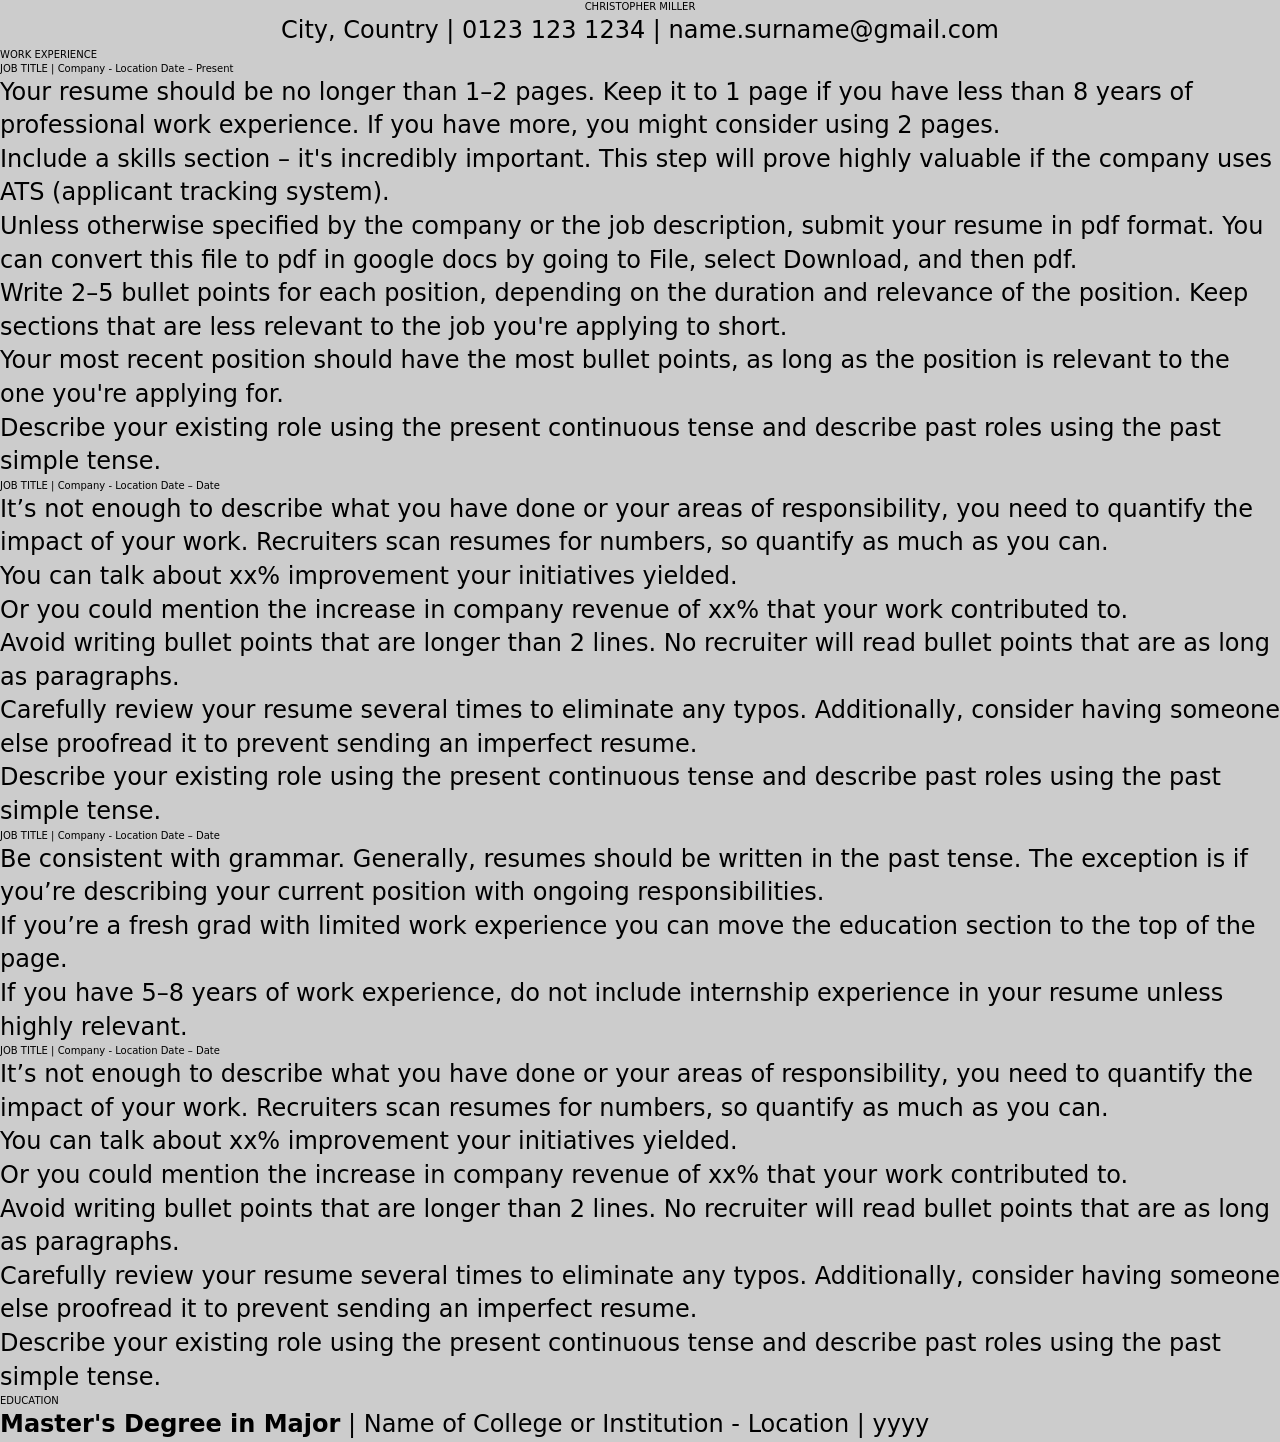
<file: cv.html>
<!doctype html>
<html lang="en">
  <head>
    <meta charset="UTF-8" />
    <meta name="viewport" content="width=device-width, initial-scale=1.0" />
    <title>CV</title>
    <link rel="stylesheet" href="./css/reset.css" />
    <link rel="stylesheet" href="./css/style.css" />
  </head>
  <body>
    <div class="cv">
      <h1 class="heading-1 center">CHRISTOPHER MILLER</h1>
      <p class="center">
        City, Country | 0123 123 1234 | name.surname@gmail.com
      </p>
      <h2 class="heading-2">WORK EXPERIENCE</h2>
      <h3 class="heading-3">
        <span>JOB TITLE | Company - Location</span>
        <span>Date – Present</span>
        <span class="full-width"></span>
      </h3>
      <ul>
        <li>
          <p>
            Your resume should be no longer than 1–2 pages. Keep it to 1 page if
            you have less than 8 years of professional work experience. If you
            have more, you might consider using 2 pages.
          </p>
        </li>
        <li>
          <p>
            Include a skills section – it's incredibly important. This step will
            prove highly valuable if the company uses ATS (applicant tracking
            system).
          </p>
        </li>
        <li>
          <p>
            Unless otherwise specified by the company or the job description,
            submit your resume in pdf format. You can convert this file to pdf
            in google docs by going to File, select Download, and then pdf.
          </p>
        </li>
        <li>
          <p>
            Write 2–5 bullet points for each position, depending on the duration
            and relevance of the position. Keep sections that are less relevant
            to the job you're applying to short.
          </p>
        </li>
        <li>
          <p>
            Your most recent position should have the most bullet points, as
            long as the position is relevant to the one you're applying for.
          </p>
        </li>
        <li>
          <p>
            Describe your existing role using the present continuous tense and
            describe past roles using the past simple tense.
          </p>
        </li>
      </ul>
      <h3 class="heading-3">
        <span>JOB TITLE | Company - Location</span>
        <span>Date – Date</span>
        <span class="full-width"></span>
      </h3>
      <ul>
        <li>
          <p>
            It’s not enough to describe what you have done or your areas of
            responsibility, you need to quantify the impact of your work.
            Recruiters scan resumes for numbers, so quantify as much as you can.
          </p>
        </li>
        <li>
          <p>You can talk about xx% improvement your initiatives yielded.</p>
        </li>
        <li>
          <p>
            Or you could mention the increase in company revenue of xx% that
            your work contributed to.
          </p>
        </li>
        <li>
          <p>
            Avoid writing bullet points that are longer than 2 lines. No
            recruiter will read bullet points that are as long as paragraphs.
          </p>
        </li>
        <li>
          <p>
            Carefully review your resume several times to eliminate any typos.
            Additionally, consider having someone else proofread it to prevent
            sending an imperfect resume.
          </p>
        </li>
        <li>
          <p>
            Describe your existing role using the present continuous tense and
            describe past roles using the past simple tense.
          </p>
        </li>
      </ul>
      <h3 class="heading-3">
        <span>JOB TITLE | Company - Location</span>
        <span>Date – Date</span>
        <span class="full-width"></span>
      </h3>
      <ul>
        <li>
          <p>
            Be consistent with grammar. Generally, resumes should be written in
            the past tense. The exception is if you’re describing your current
            position with ongoing responsibilities.
          </p>
        </li>
        <li>
          <p>
            If you’re a fresh grad with limited work experience you can move the
            education section to the top of the page.
          </p>
        </li>
        <li>
          <p>
            If you have 5–8 years of work experience, do not include internship
            experience in your resume unless highly relevant.
          </p>
        </li>
      </ul>
      <h3 class="heading-3">
        <span>JOB TITLE | Company - Location</span>
        <span>Date – Date</span>
        <span class="full-width"></span>
      </h3>
      <ul>
        <li>
          <p>
            It’s not enough to describe what you have done or your areas of
            responsibility, you need to quantify the impact of your work.
            Recruiters scan resumes for numbers, so quantify as much as you can.
          </p>
        </li>
        <li>
          <p>You can talk about xx% improvement your initiatives yielded.</p>
        </li>
        <li>
          <p>
            Or you could mention the increase in company revenue of xx% that
            your work contributed to.
          </p>
        </li>
        <li>
          <p>
            Avoid writing bullet points that are longer than 2 lines. No
            recruiter will read bullet points that are as long as paragraphs.
          </p>
        </li>
        <li>
          <p>
            Carefully review your resume several times to eliminate any typos.
            Additionally, consider having someone else proofread it to prevent
            sending an imperfect resume.
          </p>
        </li>
        <li>
          <p>
            Describe your existing role using the present continuous tense and
            describe past roles using the past simple tense.
          </p>
        </li>
      </ul>
      <h2 class="heading-2">EDUCATION</h2>
      <p>
        <strong>Master's Degree in Major</strong> | Name of College or
        Institution - Location | yyyy
      </p>
    </div>
  </body>
</html>
</file>
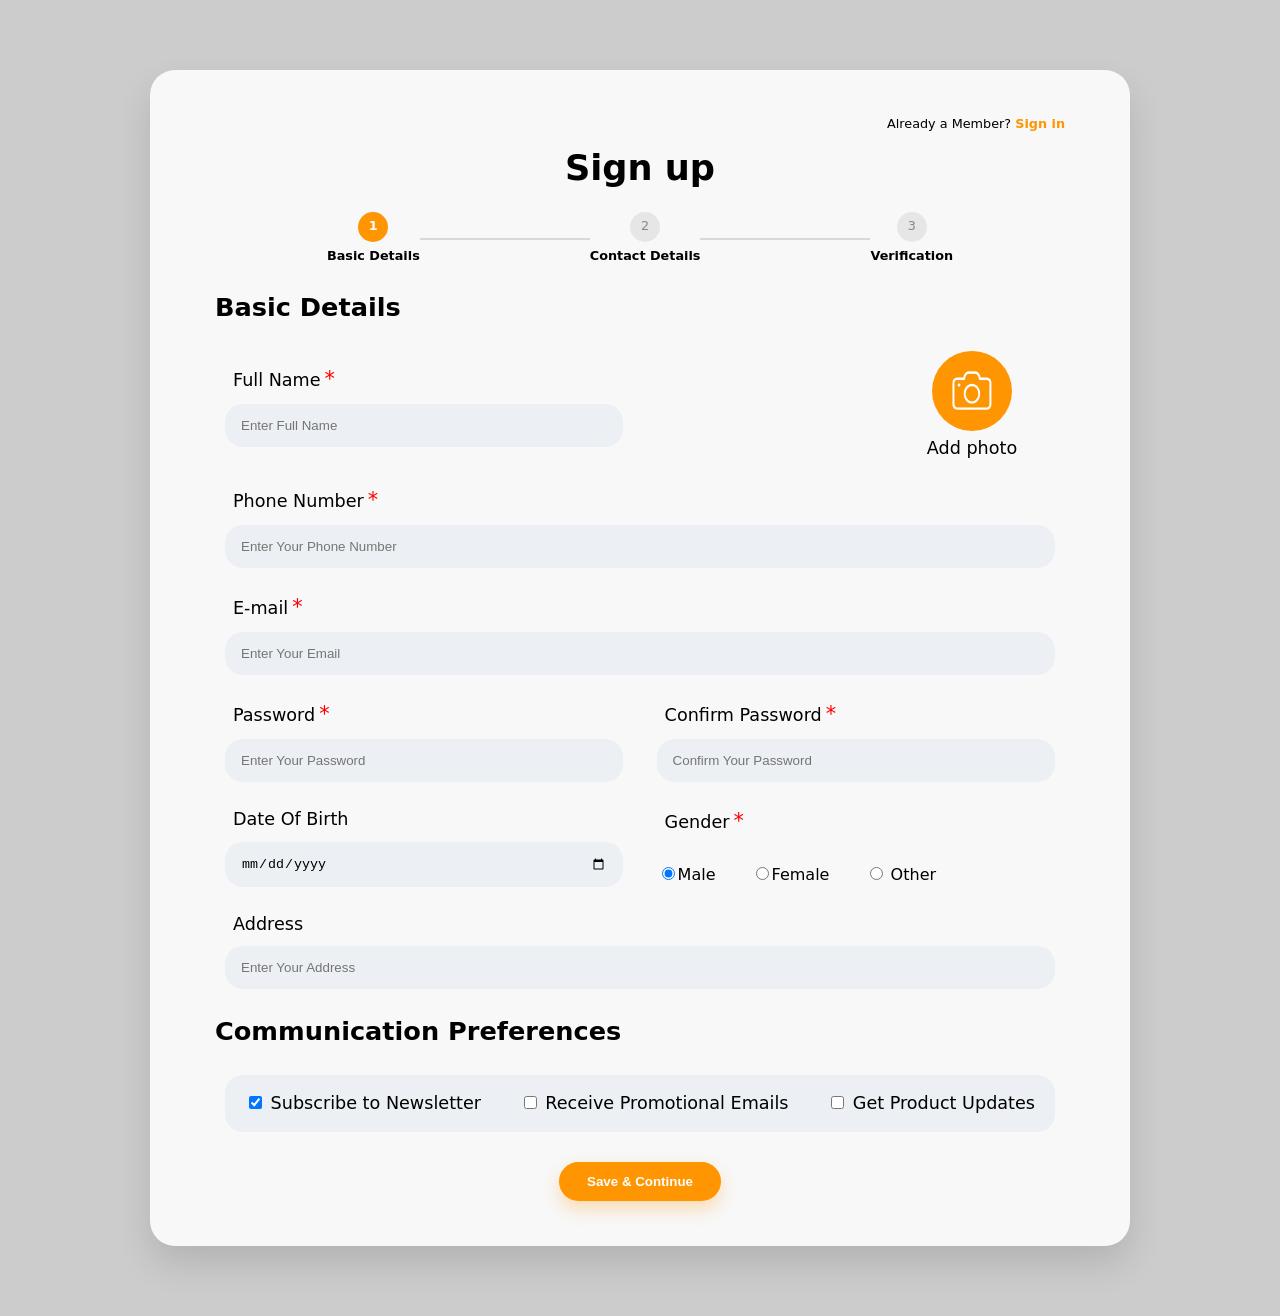
<file: form-interactive.html>
<!doctype html>
<html lang="en">
  <head>
    <meta charset="UTF-8" />
    <meta name="viewport" content="width=device-width, initial-scale=1.0" />
    <title>Form</title>
    <link rel="stylesheet" href="./css/reset.css" />
    <link rel="stylesheet" href="./css/style.css" />
  </head>
  <body>
    <div class="wrapper">
      <div class="card">
        <div class="top-link">
          Already a Member?
          <a href="#">Sign in</a>
        </div>
        <div class="heading">
          <h1 class="heading-title">Sign up</h1>
          <div class="heading-steps">
            <div class="inner-step active">
              <div class="num">1</div>
              <div class="desc">Basic Details</div>
            </div>
            <div class="line"></div>
            <div class="inner-step">
              <div class="num">2</div>
              <div class="desc">Contact Details</div>
            </div>
            <div class="line"></div>
            <div class="inner-step">
              <div class="num">3</div>
              <div class="desc">Verification</div>
            </div>
          </div>
        </div>
        <form action="" class="form" autocomplete="off">
          <h2 class="form-title">Basic Details</h2>
          <div class="form-box">
            <div class="form-fields align-center">
              <div class="form-group">
                <label for="name" class="form-label required">Full Name</label>
                <input
                  class="form-input"
                  type="text"
                  id="name"
                  placeholder="Enter Full Name"
                  spellcheck="false"
                  required
                />
              </div>
              <div class="form-group photo">
                <label for="profile-picture" class="form-img">
                  <img
                    src="./img/add-photo-img.webp"
                    alt="Add photo"
                    class="add-photo-img"
                  />
                </label>
                <label for="profile-picture" class="form-label"
                  >Add photo</label
                >
                <input
                  class="form-input"
                  type="file"
                  id="profile-picture"
                  accept="image/*"
                  hidden
                />
              </div>
            </div>
            <div class="form-fields">
              <div class="form-group full">
                <label for="phone" class="form-label required"
                  >Phone Number</label
                >
                <input
                  class="form-input"
                  type="tel"
                  id="phone"
                  placeholder="Enter Your Phone Number"
                  spellcheck="false"
                  required
                />
              </div>
            </div>
            <div class="form-fields">
              <div class="form-group full">
                <label for="email" class="form-label required">E-mail</label>
                <input
                  class="form-input"
                  type="email"
                  id="email"
                  placeholder="Enter Your Email"
                  spellcheck="false"
                  required
                />
              </div>
            </div>
            <div class="form-fields">
              <div class="form-group">
                <label for="password" class="form-label required"
                  >Password</label
                >
                <input
                  class="form-input"
                  type="password"
                  id="password"
                  placeholder="Enter Your Password"
                  required
                />
              </div>
              <div class="form-group">
                <label for="confirm-password" class="form-label required"
                  >Confirm Password</label
                >
                <input
                  class="form-input"
                  type="password"
                  id="confirm-password"
                  placeholder="Confirm Your Password"
                  required
                />
              </div>
            </div>
            <div class="form-fields">
              <div class="form-group">
                <label for="birthday" class="form-label">Date Of Birth</label>
                <input class="form-input" type="date" id="birthday" />
              </div>
              <div class="form-group radio">
                <label for="gender" class="form-label required">Gender</label>
                <div class="radio-group">
                  <label>
                    <input type="radio" name="gender" id="male" checked />Male
                  </label>
                  <label>
                    <input type="radio" name="gender" id="female" />Female
                  </label>
                  <label>
                    <input type="radio" name="gender" id="other" /> Other
                  </label>
                </div>
              </div>
            </div>
            <div class="form-fields">
              <div class="form-group full">
                <label for="address" class="form-label">Address</label>
                <input
                  class="form-input"
                  type="text"
                  id="address"
                  placeholder="Enter Your Address"
                  spellcheck="false"
                />
              </div>
            </div>
          </div>
          <h2 class="form-title">Communication Preferences</h2>
          <div class="form-box">
            <div class="form-fields checkbox">
              <div class="form-group checkbox full">
                <label for="preference" class="preference"></label>
                <div class="newsletter">
                  <label class="form-label">
                    <input
                      type="checkbox"
                      name="preference"
                      value="newsletter"
                      checked
                    />
                    Subscribe to Newsletter
                  </label>
                </div>
                <div class="email">
                  <label class="form-label">
                    <input type="checkbox" name="preference" value="emails" />
                    Receive Promotional Emails
                  </label>
                </div>
                <div class="update">
                  <label class="form-label">
                    <input type="checkbox" name="preference" value="updates" />
                    Get Product Updates
                  </label>
                </div>
              </div>
            </div>
          </div>
          <div class="form-btn">
            <button class="btn">Save & Continue</button>
          </div>
        </form>
      </div>
    </div>
  </body>
</html>
</file>
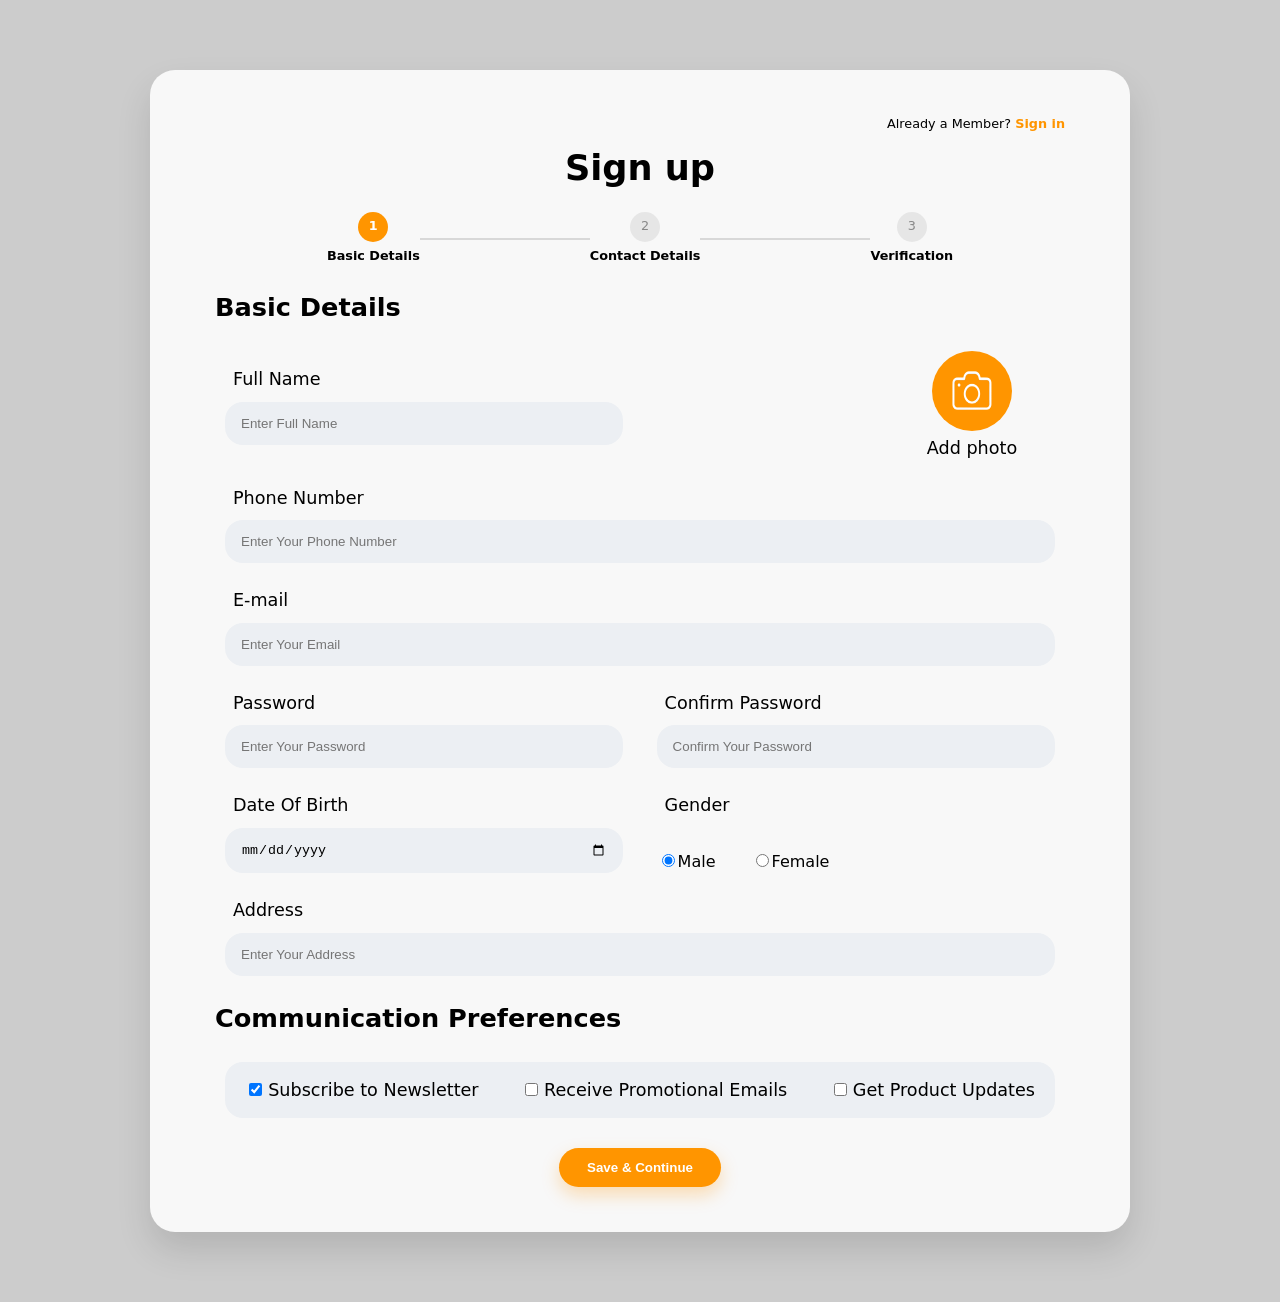
<file: form.html>
<!doctype html>
<html lang="en">
  <head>
    <meta charset="UTF-8" />
    <meta name="viewport" content="width=device-width, initial-scale=1.0" />
    <title>Form</title>
    <link rel="stylesheet" href="./css/reset.css" />
    <link rel="stylesheet" href="./css/style.css" />
  </head>
  <body>
    <div class="wrapper">
      <div class="card">
        <div class="top-link">
          Already a Member?
          <a href="#">Sign in</a>
        </div>
        <div class="heading">
          <h1 class="heading-title">Sign up</h1>
          <div class="heading-steps">
            <div class="inner-step active">
              <div class="num">1</div>
              <div class="desc">Basic Details</div>
            </div>
            <div class="line"></div>
            <div class="inner-step">
              <div class="num">2</div>
              <div class="desc">Contact Details</div>
            </div>
            <div class="line"></div>
            <div class="inner-step">
              <div class="num">3</div>
              <div class="desc">Verification</div>
            </div>
          </div>
        </div>
        <form action="" class="form">
          <h2 class="form-title">Basic Details</h2>
          <div class="form-box">
            <div class="form-fields align-center">
              <div class="form-group">
                <label for="name" class="form-label">Full Name</label>
                <input
                  class="form-input"
                  type="text"
                  id="name"
                  placeholder="Enter Full Name"
                />
              </div>
              <div class="form-group photo">
                <label for="profile-picture" class="form-img">
                  <img
                    src="./img/add-photo-img.webp"
                    alt="Add photo"
                    class="add-photo-img"
                  />
                </label>
                <label for="profile-picture" class="form-label"
                  >Add photo</label
                >
                <input
                  class="form-input"
                  type="file"
                  id="profile-picture"
                  hidden
                />
              </div>
            </div>
            <div class="form-fields">
              <div class="form-group full">
                <label for="phone" class="form-label">Phone Number</label>
                <input
                  class="form-input"
                  type="number"
                  id="phone"
                  placeholder="Enter Your Phone Number"
                />
              </div>
            </div>
            <div class="form-fields">
              <div class="form-group full">
                <label for="email" class="form-label">E-mail</label>
                <input
                  class="form-input"
                  type="email"
                  id="email"
                  placeholder="Enter Your Email"
                />
              </div>
            </div>
            <div class="form-fields">
              <div class="form-group">
                <label for="password" class="form-label">Password</label>
                <input
                  class="form-input"
                  type="password"
                  id="password"
                  placeholder="Enter Your Password"
                />
              </div>
              <div class="form-group">
                <label for="confirm-password" class="form-label"
                  >Confirm Password</label
                >
                <input
                  class="form-input"
                  type="password"
                  id="confirm-password"
                  placeholder="Confirm Your Password"
                />
              </div>
            </div>
            <div class="form-fields">
              <div class="form-group">
                <label for="birthday" class="form-label">Date Of Birth</label>
                <input class="form-input" type="date" id="birthday" />
              </div>
              <div class="form-group radio">
                <label for="gender" class="form-label">Gender</label>
                <div class="radio-group">
                  <label>
                    <input type="radio" name="gender" id="male" checked />Male
                  </label>
                  <label>
                    <input type="radio" name="gender" id="female" />Female
                  </label>
                </div>
              </div>
            </div>
            <div class="form-fields">
              <div class="form-group full">
                <label for="address" class="form-label">Address</label>
                <input
                  class="form-input"
                  type="text"
                  id="address"
                  placeholder="Enter Your Address"
                />
              </div>
            </div>
          </div>
          <h2 class="form-title">Communication Preferences</h2>
          <div class="form-box">
            <div class="form-fields checkbox">
              <div class="form-group checkbox full">
                <div class="newsletter">
                  <label>
                    <input
                      type="checkbox"
                      name="preference"
                      value="newsletter"
                      checked
                    />
                  </label>
                  <label class="form-label">Subscribe to Newsletter</label>
                </div>
                <div class="email">
                  <label>
                    <input type="checkbox" name="preference" value="emails" />
                  </label>
                  <label class="form-label">Receive Promotional Emails</label>
                </div>
                <div class="update">
                  <label>
                    <input type="checkbox" name="preference" value="updates" />
                  </label>
                  <label class="form-label">Get Product Updates</label>
                </div>
              </div>
            </div>
          </div>
          <div class="form-btn">
            <button class="btn">Save & Continue</button>
          </div>
        </form>
      </div>
    </div>
  </body>
</html>
</file>
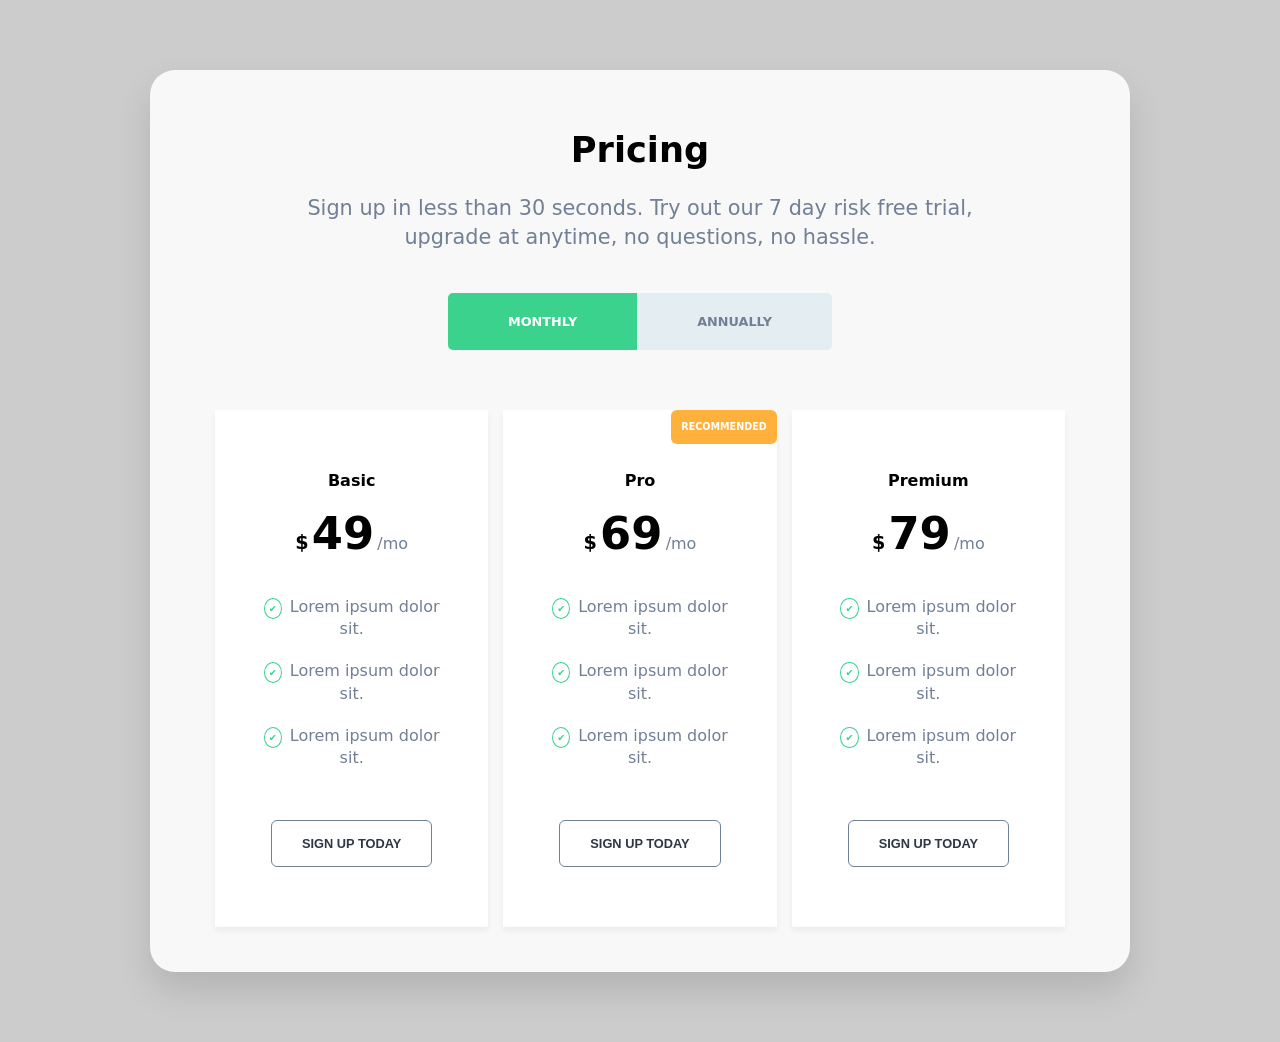
<file: pricing-table.html>
<!doctype html>
<html lang="en">
  <head>
    <meta charset="UTF-8" />
    <meta name="viewport" content="width=device-width, initial-scale=1.0" />
    <title>Pricing</title>
    <link rel="stylesheet" href="./css/reset.css" />
    <link rel="stylesheet" href="./css/style.css" />
  </head>
  <body>
    <div class="wrapper">
      <div class="card">
        <div class="heading">
          <h1 class="heading-title">Pricing</h1>
          <p class="heading-desc">
            Sign up in less than 30 seconds. Try out our 7 day risk free
            trial,<br />
            upgrade at anytime, no questions, no hassle.
          </p>
          <div class="heading-option">
            <div class="option active">MONTHLY</div>
            <div class="option">ANNUALLY</div>
          </div>
        </div>
        <div class="table">
          <div class="box">
            <h2 class="box-tiltle">Basic</h2>
            <div class="box-pricing">
              <span>$</span>
              <span>49</span>
              <span>/mo</span>
            </div>
            <div class="box-desc">
              <div class="inner-desc">
                <span>Lorem ipsum dolor sit.</span>
              </div>
              <div class="inner-desc">
                <span>Lorem ipsum dolor sit.</span>
              </div>
              <div class="inner-desc">
                <span>Lorem ipsum dolor sit.</span>
              </div>
            </div>
            <button class="box-btn">SIGN UP TODAY</button>
          </div>
          <div class="box">
            <h2 class="box-tiltle">Pro</h2>
            <div class="box-pricing">
              <span>$</span>
              <span>69</span>
              <span>/mo</span>
            </div>
            <div class="box-desc">
              <div class="inner-desc">
                <span>Lorem ipsum dolor sit.</span>
              </div>
              <div class="inner-desc">
                <span>Lorem ipsum dolor sit.</span>
              </div>
              <div class="inner-desc">
                <span>Lorem ipsum dolor sit.</span>
              </div>
            </div>
            <button class="box-btn">SIGN UP TODAY</button>
          </div>
          <div class="box">
            <h2 class="box-tiltle">Premium</h2>
            <div class="box-pricing">
              <span>$</span>
              <span>79</span>
              <span>/mo</span>
            </div>
            <div class="box-desc">
              <div class="inner-desc">
                <span>Lorem ipsum dolor sit.</span>
              </div>
              <div class="inner-desc">
                <span>Lorem ipsum dolor sit.</span>
              </div>
              <div class="inner-desc">
                <span>Lorem ipsum dolor sit.</span>
              </div>
            </div>
            <button class="box-btn">SIGN UP TODAY</button>
          </div>
        </div>
      </div>
    </div>
  </body>
</html>
</file>
<file: css/style.css>
* {
  box-sizing: border-box;
}

body {
  font-family:
    system-ui,
    -apple-system,
    BlinkMacSystemFont,
    "Segoe UI",
    Roboto,
    Oxygen,
    Ubuntu,
    Cantarell,
    "Open Sans",
    "Helvetica Neue",
    sans-serif;
  line-height: 1.4;
  background: #ccc;
  font-size: 62.5%;
}

strong {
  font-weight: bold;
}

p {
  font-size: 1.5rem;
}

.center {
  text-align: center;
}

/* Home */
.home {
  padding: 40px;
  list-style-type: disc;
}

.home li {
  font-size: 1.8rem;
  margin-bottom: 10px;
}

.home li a {
  color: #000;
  font-weight: 700;
}

/* Menu */
.header {
  background: #3e5cca;
  text-align: center;
  font-size: 0;
}

.header .menu li {
  display: inline-block;
  border-right: 2px solid #3549b3;
}

.header .menu li:last-child {
  border: none;
}

.header .menu li a {
  display: inline-block;
  text-decoration: none;
  padding: 25px 35px;
  font-size: 1.5rem;
  color: #fff;
  font-weight: 500;
}

.header .menu li a::before {
  content: "\25B6";
  font-size: 1.2rem;
  margin-right: 5px;
}

.header .menu li a:hover {
  color: #000;
  background: #fff;
  font-weight: 500;
}

.header .menu li a:active {
  color: #000;
  background: #3549b3;
  font-weight: 500;
}

.header .menu .active a {
  color: #000;
  background: #fff;
  font-weight: 500;
}

/* Form */
.wrapper {
  width: 100%;
  padding: 70px 20px;
}

.wrapper .card {
  max-width: 980px;
  margin: 0 auto;
  padding: 45px 65px;
  background: #f8f8f8;
  box-shadow: 0 18px 35px rgba(0, 0, 0, 0.12);
  border-radius: 25px;
  box-shadow: 0.25 ease;
  border-color: 0.25 ease;
}

.wrapper .card:focus-within {
  box-shadow: 0 18px 40px rgba(255, 149, 0, 0.25);
}

.wrapper .card:focus-within .heading-title {
  color: #ff9500;
  transform: scale(1.05);
}

.top-link {
  font-size: 0.8rem;
  text-align: right;
}

.top-link a {
  text-decoration: none;
  color: #ff9500;
  font-weight: 700;
}

.heading {
  text-align: center;
}

.heading .heading-title {
  font-size: 2.2rem;
  font-weight: bold;
  margin: 10px 0 20px;
}

.heading .heading-steps {
  display: flex;
  justify-content: center;
  align-items: center;
}

.heading .heading-steps .inner-step .num {
  width: 30px;
  height: 30px;
  padding: 5px;
  border-radius: 50%;
  display: inline-block;
  font-size: 0.8rem;
  text-align: center;
  margin-bottom: 5px;
  background: #e6e6e6;
  color: #888;
}

.heading .heading-steps .inner-step.active .num {
  background: #ff9500;
  color: #fff;
  font-weight: 700;
}

.heading .heading-steps .inner-step .desc {
  font-size: 0.8rem;
  font-weight: 600;
}

.heading .heading-steps .line {
  width: 20%;
  height: 1.8px;
  background-color: #d8d8d8;
}

.form .form-title {
  margin: 25px 0;
  font-size: 1.6rem;
  font-weight: 700;
}

.form .form-box {
  padding: 0 10px;
}

.form .form-fields {
  display: flex;
  justify-content: space-between;
  margin-bottom: 25px;
}

.form .form-fields.checkbox {
  padding: 16px 20px;
  border-radius: 18px;
  background: #eceff3;
}

.form .form-fields.align-center {
  align-items: center;
}

.form .form-fields .form-group {
  width: 48%;
}

.form .form-fields .form-group.radio {
  display: flex;
  flex-direction: column;
  justify-content: space-between;
}

.form .form-fields .form-group.full {
  width: 100%;
}

.form .form-fields .form-group.photo {
  display: flex;
  flex-direction: column;
  align-items: center;
  width: 20%;
}

.form .form-fields .form-group.checkbox {
  display: flex;
  justify-content: space-between;
}

.form .form-fields .form-group .form-label {
  display: block;
  font-size: 1.1rem;
  font-weight: 500;
  margin-bottom: 10px;
  margin-left: 8px;
}

.form .form-fields .form-group .form-label.required::after {
  content: "*";
  font-size: 1.3rem;
  color: red;
  margin-left: 4px;
}

.form .form-fields .form-group.photo .form-label {
  margin: 5px 0 0;
}

.form .form-fields .form-group.checkbox .form-label {
  display: inline-block;
  margin: 0;
}

.form .form-fields .form-group .form-input {
  width: 100%;
  padding: 14px 16px;
  border-radius: 18px;
  background: #eceff3;
  border: none;
}

.form .form-fields .form-group .form-input:focus {
  outline: 3px solid #ccc;
}

.form .form-fields .form-group .form-input:user-invalid {
  outline: 3px solid red;
}

.form .form-fields .form-group .form-img {
  width: 80px;
  height: 80px;
  border-radius: 50%;
  padding: 15px;
  display: inline-block;
  background: #ff9500;
  cursor: pointer;
}

.form .form-fields .form-group .form-img .add-photo-img {
  width: 100%;
  height: 100%;
}

.form .form-fields .form-group .radio-group label {
  font-size: 1rem;
  margin-right: 30px;
}

.form .form-btn {
  text-align: center;
  margin-top: 30px;
}

.form .btn {
  text-align: center;
  padding: 12px 28px;
  border-radius: 24px;
  border: none;
  background: #ff9500;
  color: white;
  font-weight: 700;
  cursor: pointer;
  box-shadow: 0 8px 18px rgba(255, 149, 0, 0.28);
}

.form .btn:hover {
  opacity: 0.8;
}

.form .btn:active {
  background: #ff9500;
  box-shadow: inset 0 3px 5px rgba(0, 0, 0, 0.2);
  transform: translateY(2px);
}

.form .preference {
  display: none;
}

/* Pricing */
.heading .heading-desc {
  color: #718096;
  font-size: 1.3rem;
  margin-bottom: 40px;
}
.heading .heading-option {
  display: flex;
  justify-content: center;
}

.heading .heading-option .option {
  padding: 20px 60px;
  color: #718096;
  font-size: 0.8rem;
  font-weight: 700;
  background: #e4edf2;
  border-radius: 0 5px 5px 0;
}

.heading .heading-option .option.active {
  background: #3ad28d;
  color: white;
  border-radius: 5px 0 0 5px;
}

.table {
  margin-top: 60px;
  display: flex;
  justify-content: center;
}

.table .box {
  background: white;
  padding: 60px 40px;
  box-shadow: 0 4px 6px rgba(0, 0, 0, 0.05);
  text-align: center;
  position: relative;
}

.table .box:nth-child(2) {
  margin: 0 15px;
}

.table .box:nth-child(2)::before {
  content: "RECOMMENDED";
  display: inline-block;
  position: absolute;
  top: 0;
  right: 0;
  padding: 10px;
  border-radius: 6px;
  background: #ffb13b;
  color: white;
  font-size: 0.6rem;
  font-weight: 700;
}

.table .box:hover {
  border: 1px solid #3ad28d;
  transform: scale(1.05);
  transition: 0.3s;
}

.table .box .box-tiltle {
  font-size: 1rem;
  font-weight: 650;
}

.table .box .box-pricing {
  margin-top: 10px;
  margin-bottom: 30px;
}

.table .box .box-pricing span:nth-child(1) {
  font-size: 1.2rem;
  font-weight: 550;
}

.table .box .box-pricing span:nth-child(2) {
  font-size: 2.8rem;
  font-weight: 700;
}

.table .box .box-pricing span:nth-child(3) {
  font-size: 1rem;
  font-weight: 450;
  color: #718096;
}

.table .box .box-desc .inner-desc {
  margin-bottom: 20px;
}

.table .box .box-desc .inner-desc span {
  font-size: 1rem;
  color: #718096;
}

.table .box .box-desc .inner-desc span::before {
  content: "✔";
  font-size: 0.6rem;
  color: #3ad28d;
  padding: 4px;
  margin-right: 8px;
  border-radius: 50%;
  border: 1px solid #3ad28d;
}

.table .box .box-btn {
  margin-top: 30px;
  padding: 15px 30px;
  color: #2d3748;
  font-size: 0.8rem;
  font-weight: 700;
  border: 1px solid #718096;
  border-radius: 6px;
  background: white;
}

.table .box .box-btn:hover {
  background: #3ad28d;
  color: white;
  border: none;
}

/* Blog */
.container {
  width: 80%;
  max-width: 1000px;
  margin: 40px auto;
  background: white;
  padding: 40px;
  border-radius: 12px;
  box-shadow: 0 4px 10px rgba(0, 0, 0, 0.1);
}

.container h1 {
  font-size: 2.5rem;
  font-weight: 700;
  margin-bottom: 20px;
  color: #222;
  text-align: center;
}

.container h2:not(h1) {
  font-size: 1.5rem;
  font-weight: 700;
  color: #0b6efd;
  margin-top: 30px;
  margin-bottom: 10px;
  border-left: 5px solid #0b6efd;
  padding-left: 10px;
}

.container .post-image {
  width: 100%;
  border-radius: 10px;
  margin: 20px 0;
}

.container p {
  margin-bottom: 20px;
  text-align: justify;
}

.container .intro::first-letter {
  font-size: 60px;
  font-weight: bold;
  color: #0b6efd;
  float: left;
  line-height: 1;
  margin-right: 10px;
}

.container .desc::first-line,
.container .desc::first-line {
  font-weight: bold;
  color: #444;
}

.container ::selection {
  background: #325e9b;
  color: white;
}

.container blockquote {
  background: #f0f7ff;
  padding: 20px;
  margin: 25px 0;
  border-left: 5px solid #0b6efd;
  position: relative;
  font-size: 1rem;
  font-style: italic;
}

.container blockquote::before {
  content: "❝";
  font-size: 60px;
  color: #0b6efd;
  position: absolute;
  top: -10px;
  left: 5px;
  opacity: 0.3;
}

.container p:nth-of-type(odd) {
  background: #fafafa;
  padding: 10px;
  border-radius: 6px;
}

.container p:nth-of-type(even) {
  background: #eef5ff;
  padding: 10px;
  border-radius: 6px;
}

.container .comments {
  margin-top: 50px;
}

.container .comments .comment {
  background: #f9f9f9;
  padding: 15px;
  border-radius: 10px;
  margin-bottom: 15px;
  transition: 0.3s;
  border-left: 4px solid transparent;
}

.container .comments .comment:hover {
  transform: translateX(8px);
  background: #eef5ff;
  border-left: 4px solid #0b6efd;
}

.container .comments .comment h3 {
  font-size: 1rem;
  font-weight: 600;
  margin-bottom: 5px;
  color: #0b6efd;
}

.container .comments .comment .date {
  font-size: 13px;
  color: gray;
  margin-bottom: 10px;
}

.container .comments .comment .cmt {
  background: none;
  font-size: 1.2rem;
  font-style: italic;
}
</file>
